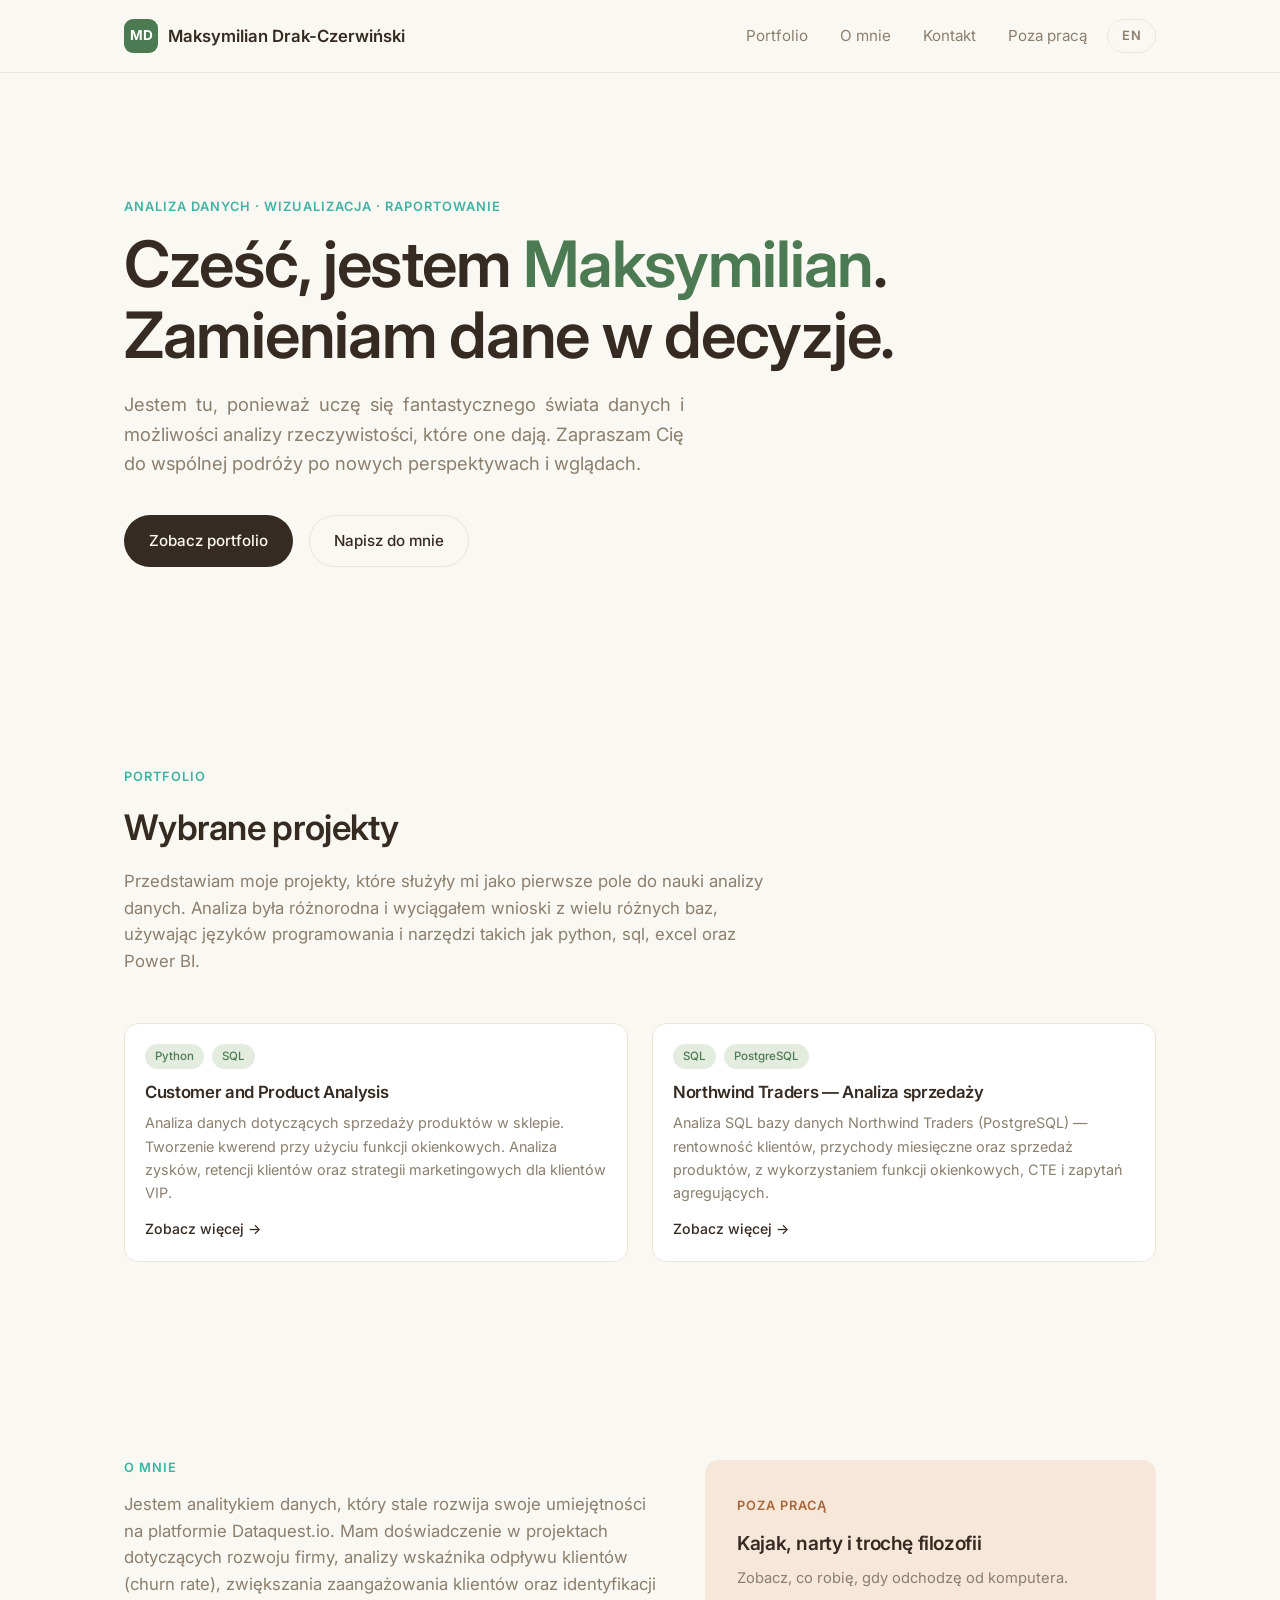
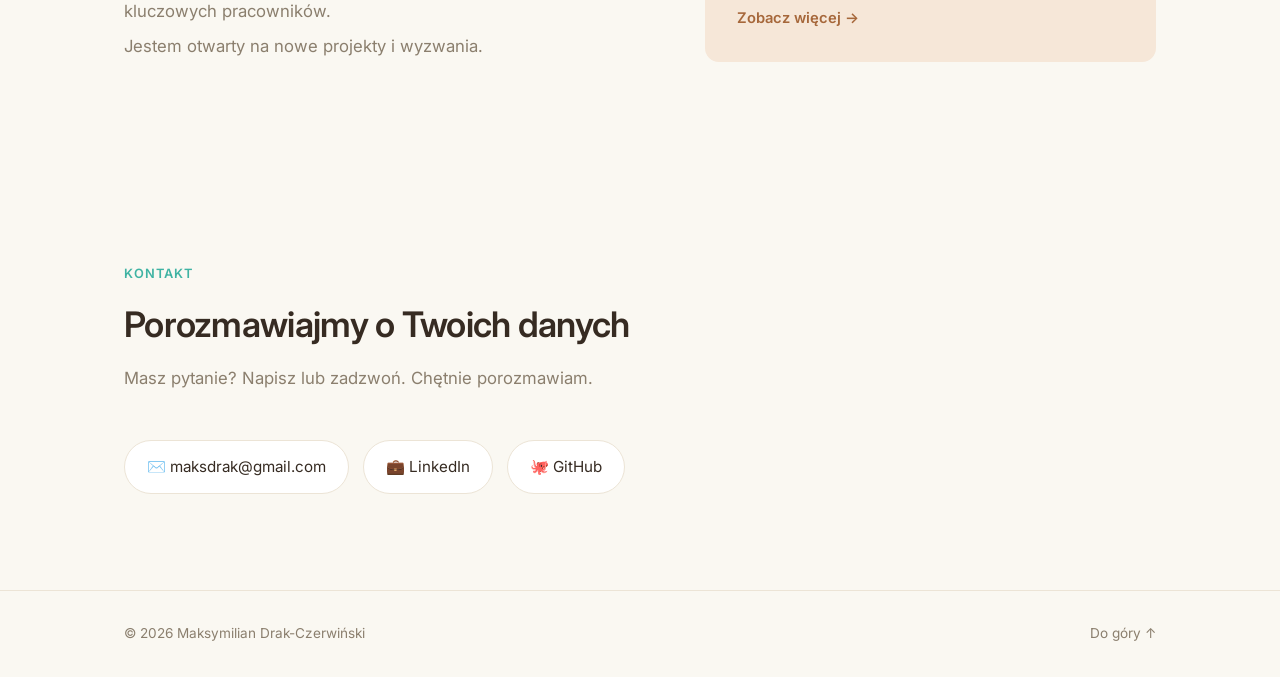
<file: index.html>
<!DOCTYPE html>
<html lang="pl">
<head>
<meta charset="UTF-8">
<meta name="viewport" content="width=device-width, initial-scale=1.0">
<title>Maksymilian Drak-Czerwiński — Analityk Danych (SQL, Python)</title>
<meta name="description" content="Maksymilian Drak-Czerwiński — analityk danych: SQL, Python, Excel i Power BI. Portfolio analiz sprzedaży, klientów i retencji. Otwarty na nowe projekty.">
<link rel="canonical" href="https://maksdrak.github.io/">
<link rel="alternate" hreflang="pl" href="https://maksdrak.github.io/">
<link rel="alternate" hreflang="en" href="https://maksdrak.github.io/index-en.html">
<link rel="alternate" hreflang="x-default" href="https://maksdrak.github.io/">
<meta name="author" content="Maksymilian Drak-Czerwiński">
<meta property="og:type" content="profile">
<meta property="og:site_name" content="Maksymilian Drak-Czerwiński">
<meta property="og:title" content="Maksymilian Drak-Czerwiński — Analityk Danych">
<meta property="og:description" content="Projekty SQL, Python i Power BI: analiza sprzedaży, klientów i retencji.">
<meta property="og:url" content="https://maksdrak.github.io/">
<meta property="og:image" content="https://maksdrak.github.io/img/og-card.png">
<meta property="og:image:width" content="1200">
<meta property="og:image:height" content="630">
<meta property="og:image:alt" content="Maksymilian Drak-Czerwiński — Data Analyst">
<meta property="og:locale" content="pl_PL">
<meta property="og:locale:alternate" content="en_US">
<meta name="twitter:card" content="summary_large_image">
<meta name="twitter:title" content="Maksymilian Drak-Czerwiński — Analityk Danych">
<meta name="twitter:description" content="Projekty SQL, Python i Power BI: analiza sprzedaży, klientów i retencji.">
<meta name="twitter:image" content="https://maksdrak.github.io/img/og-card.png">
<script type="application/ld+json">
{
  "@context": "https://schema.org",
  "@type": "ProfilePage",
  "url": "https://maksdrak.github.io/",
  "inLanguage": "pl",
  "mainEntity": {
    "@type": "Person",
    "@id": "https://maksdrak.github.io/#person",
    "name": "Maksymilian Drak-Czerwiński",
    "jobTitle": "Analityk danych",
    "url": "https://maksdrak.github.io/",
    "image": "https://maksdrak.github.io/img/og-card.png",
    "email": "mailto:maksdrak@gmail.com",
    "sameAs": [
      "https://github.com/MaksDrak",
      "https://www.linkedin.com/in/m-cz-d/"
    ],
    "alumniOf": [
      {
        "@type": "CollegeOrUniversity",
        "name": "Uniwersytet Jagielloński"
      },
      {
        "@type": "CollegeOrUniversity",
        "name": "Uniwersytet Muzyczny Fryderyka Chopina"
      }
    ],
    "knowsAbout": [
      "Data analysis",
      "SQL",
      "PostgreSQL",
      "Python",
      "Excel",
      "Power BI",
      "Data visualization"
    ],
    "knowsLanguage": [
      "pl",
      "en"
    ]
  }
}
</script>
<link rel="preconnect" href="https://fonts.googleapis.com">
<link rel="preconnect" href="https://fonts.gstatic.com" crossorigin>
<link href="https://fonts.googleapis.com/css2?family=Inter:wght@400;500;600;700&display=swap" rel="stylesheet">
<link rel="stylesheet" href="css/style.css">
</head>
<body>

<header class="site-header">
  <div class="container nav">
    <a href="#start" class="brand">
      <span class="brand-mark">MD</span>
      Maksymilian Drak-Czerwiński
    </a>
    <div class="nav-right">
      <ul class="nav-links">
        <li><a href="#portfolio">Portfolio</a></li>
        <li><a href="#o-mnie">O mnie</a></li>
        <li><a href="#kontakt">Kontakt</a></li>
        <li><a href="pasje.html">Poza pracą</a></li>
      </ul>
      <a href="index-en.html" class="lang-toggle">EN</a>
      <button class="nav-toggle" aria-label="Otwórz menu">
        <span></span><span></span><span></span>
      </button>
    </div>
  </div>
</header>

<main>

  <section id="start" class="hero">
    <div class="container">
      <span class="eyebrow">Analiza danych · Wizualizacja · Raportowanie</span>
      <h1>Cześć, jestem <span>Maksymilian</span>.<br>Zamieniam dane w decyzje.</h1>
      <p>Jestem tu, ponieważ uczę się fantastycznego świata danych i możliwości analizy rzeczywistości, które one dają. Zapraszam Cię do wspólnej podróży po nowych perspektywach i wglądach.</p>
      <div class="hero-actions">
        <a href="#portfolio" class="btn btn-primary">Zobacz portfolio</a>
        <a href="#kontakt" class="btn btn-outline">Napisz do mnie</a>
      </div>
    </div>
  </section>

  <section id="portfolio">
    <div class="container">
      <div class="section-head reveal">
        <span class="eyebrow">Portfolio</span>
        <h2>Wybrane projekty</h2>
        <p>Przedstawiam moje projekty, które służyły mi jako pierwsze pole do nauki analizy danych. Analiza była różnorodna i wyciągałem wnioski z wielu różnych baz, używając języków programowania i narzędzi takich jak python, sql, excel oraz Power BI. </p>
      </div>
      <div class="portfolio-grid">

        <div class="project-card reveal">
          <div class="project-body">
            <div class="project-tags"><span>Python</span><span>SQL</span></div>
            <h3>Customer and Product Analysis</h3>
            <p>Analiza danych dotyczących sprzedaży produktów w sklepie. Tworzenie kwerend przy użyciu funkcji okienkowych. Analiza zysków, retencji klientów oraz strategii marketingowych dla klientów VIP.</p>
            <a href="https://github.com/MaksDrak/Customer-and-Products-Analysis" class="project-link" target="_blank" rel="noopener noreferrer">Zobacz więcej →</a>
          </div>
        </div>

        <div class="project-card reveal">
          <div class="project-body">
            <div class="project-tags"><span>SQL</span><span>PostgreSQL</span></div>
            <h3>Northwind Traders — Analiza sprzedaży</h3>
            <p>Analiza SQL bazy danych Northwind Traders (PostgreSQL) — rentowność klientów, przychody miesięczne oraz sprzedaż produktów, z wykorzystaniem funkcji okienkowych, CTE i zapytań agregujących.</p>
            <a href="https://github.com/MaksDrak/Northwind-data" class="project-link" target="_blank" rel="noopener noreferrer">Zobacz więcej →</a>
          </div>
        </div>

      </div>
    </div>
  </section>

  <section id="o-mnie">
    <div class="container about-teaser reveal">
      <div>
        <span class="eyebrow">O mnie</span>
        <p>Jestem analitykiem danych, który stale rozwija swoje umiejętności na platformie Dataquest.io. Mam doświadczenie w projektach dotyczących rozwoju firmy, analizy wskaźnika odpływu klientów (churn rate), zwiększania zaangażowania klientów oraz identyfikacji kluczowych pracowników.</p>
        <p>Jestem otwarty na nowe projekty i wyzwania.</p>
      </div>
      <a href="pasje.html" class="passion-callout">
        <span class="eyebrow">Poza pracą</span>
        <h3>Kajak, narty i trochę filozofii</h3>
        <p>Zobacz, co robię, gdy odchodzę od komputera.</p>
        <span class="arrow">Zobacz więcej →</span>
      </a>
    </div>
  </section>

  <section id="kontakt">
    <div class="container reveal">
      <div class="section-head">
        <span class="eyebrow">Kontakt</span>
        <h2>Porozmawiajmy o Twoich danych</h2>
        <p>Masz pytanie? Napisz lub zadzwoń. Chętnie porozmawiam.</p>
      </div>
      <div class="contact-methods">
        <a href="mailto:maksdrak@gmail.com" class="contact-pill">✉️ maksdrak@gmail.com</a>
        <a href="https://www.linkedin.com/in/m-cz-d/" class="contact-pill" target="_blank" rel="noopener noreferrer">💼 LinkedIn</a>
        <a href="https://github.com/MaksDrak" class="contact-pill" target="_blank" rel="noopener noreferrer">🐙 GitHub</a>
      </div>
    </div>
  </section>

</main>

<footer class="site-footer">
  <div class="container footer-inner">
    <span>© 2026 Maksymilian Drak-Czerwiński</span>
    <a href="#start">Do góry ↑</a>
  </div>
</footer>

<script src="js/main.js"></script>
</body>
</html>
</file>
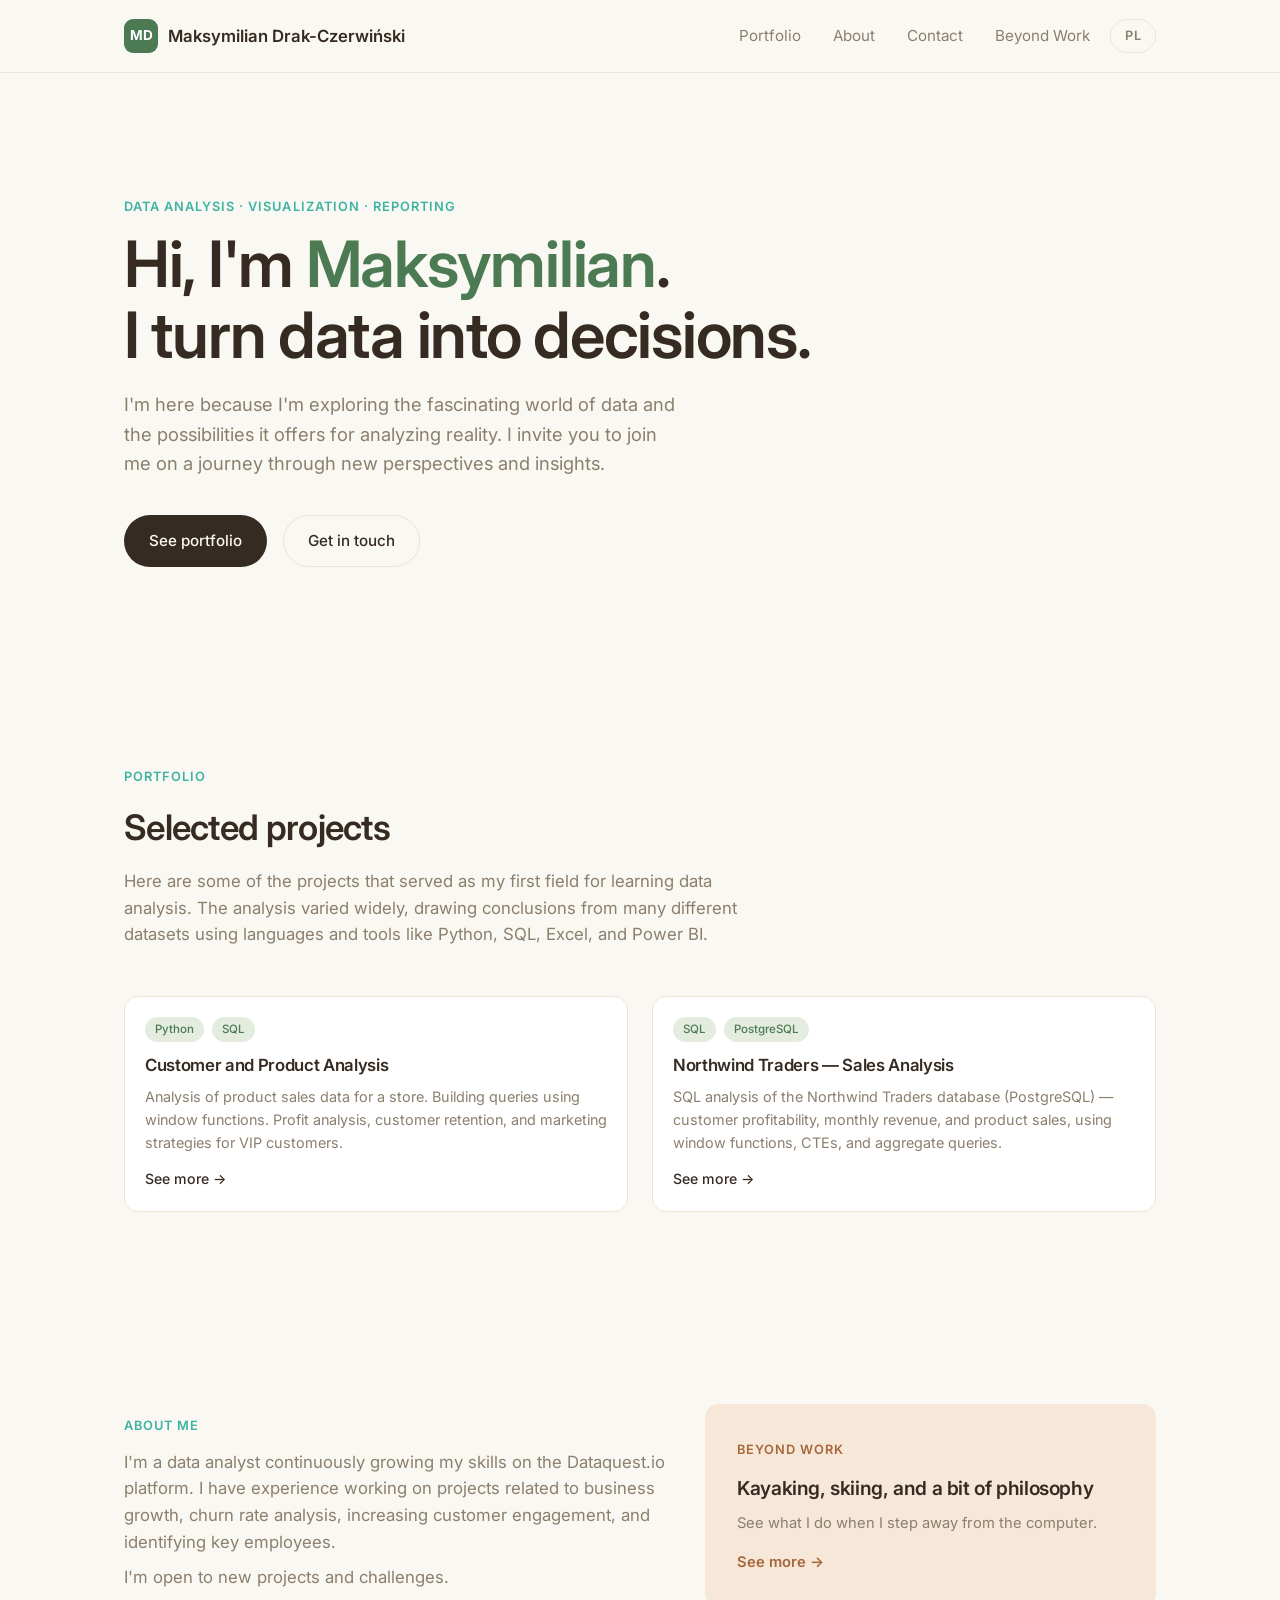
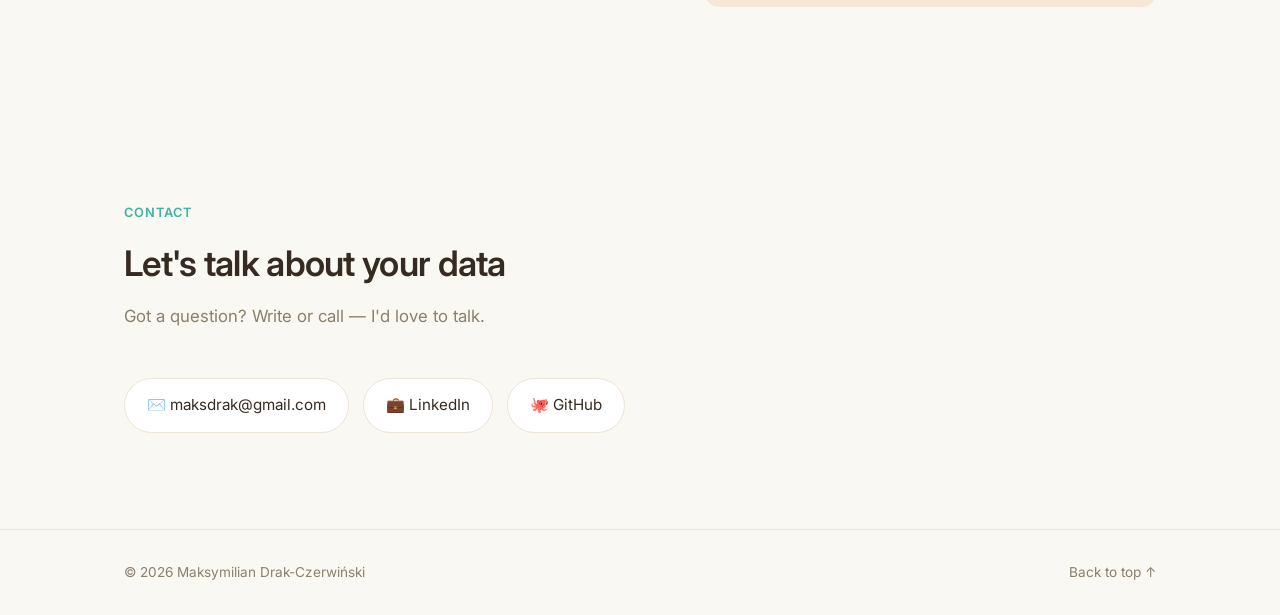
<file: index-en.html>
<!DOCTYPE html>
<html lang="en">
<head>
<meta charset="UTF-8">
<meta name="viewport" content="width=device-width, initial-scale=1.0">
<title>Maksymilian Drak-Czerwiński — Data Analyst (SQL, Python)</title>
<meta name="description" content="Maksymilian Drak-Czerwiński — junior data analyst working with SQL, Python, Excel and Power BI. Portfolio of sales, customer and retention analyses.">
<link rel="canonical" href="https://maksdrak.github.io/index-en.html">
<link rel="alternate" hreflang="pl" href="https://maksdrak.github.io/">
<link rel="alternate" hreflang="en" href="https://maksdrak.github.io/index-en.html">
<link rel="alternate" hreflang="x-default" href="https://maksdrak.github.io/">
<meta name="author" content="Maksymilian Drak-Czerwiński">
<meta property="og:type" content="profile">
<meta property="og:site_name" content="Maksymilian Drak-Czerwiński">
<meta property="og:title" content="Maksymilian Drak-Czerwiński — Data Analyst">
<meta property="og:description" content="SQL, Python and Power BI projects: sales, customer and retention analysis.">
<meta property="og:url" content="https://maksdrak.github.io/index-en.html">
<meta property="og:image" content="https://maksdrak.github.io/img/og-card.png">
<meta property="og:image:width" content="1200">
<meta property="og:image:height" content="630">
<meta property="og:image:alt" content="Maksymilian Drak-Czerwiński — Data Analyst">
<meta property="og:locale" content="en_US">
<meta property="og:locale:alternate" content="pl_PL">
<meta name="twitter:card" content="summary_large_image">
<meta name="twitter:title" content="Maksymilian Drak-Czerwiński — Data Analyst">
<meta name="twitter:description" content="SQL, Python and Power BI projects: sales, customer and retention analysis.">
<meta name="twitter:image" content="https://maksdrak.github.io/img/og-card.png">
<script type="application/ld+json">
{
  "@context": "https://schema.org",
  "@type": "ProfilePage",
  "url": "https://maksdrak.github.io/index-en.html",
  "inLanguage": "en",
  "mainEntity": {
    "@type": "Person",
    "@id": "https://maksdrak.github.io/#person",
    "name": "Maksymilian Drak-Czerwiński",
    "jobTitle": "Data Analyst",
    "url": "https://maksdrak.github.io/",
    "image": "https://maksdrak.github.io/img/og-card.png",
    "email": "mailto:maksdrak@gmail.com",
    "sameAs": [
      "https://github.com/MaksDrak",
      "https://www.linkedin.com/in/m-cz-d/"
    ],
    "alumniOf": [
      {
        "@type": "CollegeOrUniversity",
        "name": "Uniwersytet Jagielloński"
      },
      {
        "@type": "CollegeOrUniversity",
        "name": "Uniwersytet Muzyczny Fryderyka Chopina"
      }
    ],
    "knowsAbout": [
      "Data analysis",
      "SQL",
      "PostgreSQL",
      "Python",
      "Excel",
      "Power BI",
      "Data visualization"
    ],
    "knowsLanguage": [
      "pl",
      "en"
    ]
  }
}
</script>
<link rel="preconnect" href="https://fonts.googleapis.com">
<link rel="preconnect" href="https://fonts.gstatic.com" crossorigin>
<link href="https://fonts.googleapis.com/css2?family=Inter:wght@400;500;600;700&display=swap" rel="stylesheet">
<link rel="stylesheet" href="css/style.css">
</head>
<body>

<header class="site-header">
  <div class="container nav">
    <a href="#start" class="brand">
      <span class="brand-mark">MD</span>
      Maksymilian Drak-Czerwiński
    </a>
    <div class="nav-right">
      <ul class="nav-links">
        <li><a href="#portfolio">Portfolio</a></li>
        <li><a href="#about">About</a></li>
        <li><a href="#contact">Contact</a></li>
        <li><a href="pasje-en.html">Beyond Work</a></li>
      </ul>
      <a href="index.html" class="lang-toggle">PL</a>
      <button class="nav-toggle" aria-label="Open menu">
        <span></span><span></span><span></span>
      </button>
    </div>
  </div>
</header>

<main>

  <section id="start" class="hero">
    <div class="container">
      <span class="eyebrow">Data Analysis · Visualization · Reporting</span>
      <h1>Hi, I'm <span>Maksymilian</span>.<br>I turn data into decisions.</h1>
      <p>I'm here because I'm exploring the fascinating world of data and the possibilities it offers for analyzing reality. I invite you to join me on a journey through new perspectives and insights.</p>
      <div class="hero-actions">
        <a href="#portfolio" class="btn btn-primary">See portfolio</a>
        <a href="#contact" class="btn btn-outline">Get in touch</a>
      </div>
    </div>
  </section>

  <section id="portfolio">
    <div class="container">
      <div class="section-head reveal">
        <span class="eyebrow">Portfolio</span>
        <h2>Selected projects</h2>
        <p>Here are some of the projects that served as my first field for learning data analysis. The analysis varied widely, drawing conclusions from many different datasets using languages and tools like Python, SQL, Excel, and Power BI.</p>
      </div>
      <div class="portfolio-grid">

        <div class="project-card reveal">
          <div class="project-body">
            <div class="project-tags"><span>Python</span><span>SQL</span></div>
            <h3>Customer and Product Analysis</h3>
            <p>Analysis of product sales data for a store. Building queries using window functions. Profit analysis, customer retention, and marketing strategies for VIP customers.</p>
            <a href="https://github.com/MaksDrak/Customer-and-Products-Analysis" class="project-link" target="_blank" rel="noopener noreferrer">See more →</a>
          </div>
        </div>

        <div class="project-card reveal">
          <div class="project-body">
            <div class="project-tags"><span>SQL</span><span>PostgreSQL</span></div>
            <h3>Northwind Traders — Sales Analysis</h3>
            <p>SQL analysis of the Northwind Traders database (PostgreSQL) — customer profitability, monthly revenue, and product sales, using window functions, CTEs, and aggregate queries.</p>
            <a href="https://github.com/MaksDrak/Northwind-data" class="project-link" target="_blank" rel="noopener noreferrer">See more →</a>
          </div>
        </div>

      </div>
    </div>
  </section>

  <section id="about">
    <div class="container about-teaser reveal">
      <div>
        <span class="eyebrow">About me</span>
        <p>I'm a data analyst continuously growing my skills on the Dataquest.io platform. I have experience working on projects related to business growth, churn rate analysis, increasing customer engagement, and identifying key employees.</p>
        <p>I'm open to new projects and challenges.</p>
      </div>
      <a href="pasje-en.html" class="passion-callout">
        <span class="eyebrow">Beyond work</span>
        <h3>Kayaking, skiing, and a bit of philosophy</h3>
        <p>See what I do when I step away from the computer.</p>
        <span class="arrow">See more →</span>
      </a>
    </div>
  </section>

  <section id="contact">
    <div class="container reveal">
      <div class="section-head">
        <span class="eyebrow">Contact</span>
        <h2>Let's talk about your data</h2>
        <p>Got a question? Write or call — I'd love to talk.</p>
      </div>
      <div class="contact-methods">
        <a href="mailto:maksdrak@gmail.com" class="contact-pill">✉️ maksdrak@gmail.com</a>
        <a href="https://www.linkedin.com/in/m-cz-d/" class="contact-pill" target="_blank" rel="noopener noreferrer">💼 LinkedIn</a>
        <a href="https://github.com/MaksDrak" class="contact-pill" target="_blank" rel="noopener noreferrer">🐙 GitHub</a>
      </div>
    </div>
  </section>

</main>

<footer class="site-footer">
  <div class="container footer-inner">
    <span>© 2026 Maksymilian Drak-Czerwiński</span>
    <a href="#start">Back to top ↑</a>
  </div>
</footer>

<script src="js/main.js"></script>
</body>
</html>
</file>
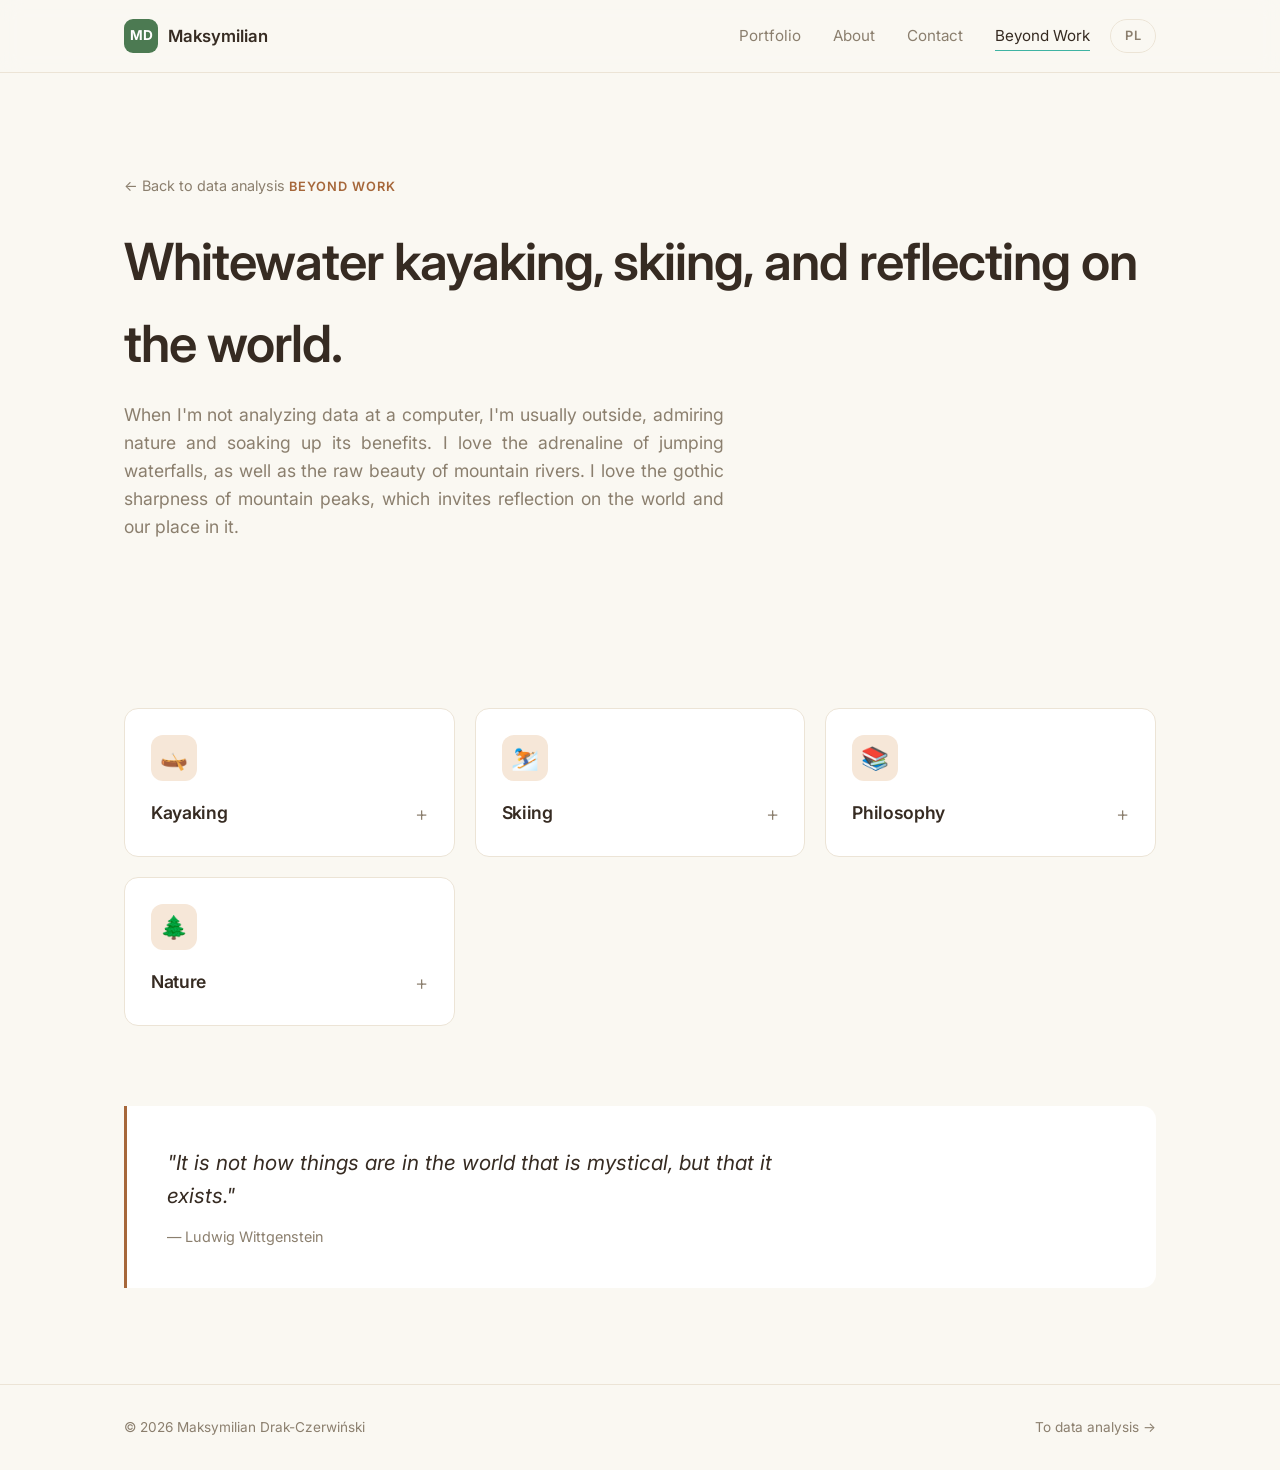
<file: pasje-en.html>
<!DOCTYPE html>
<html lang="en">
<head>
<meta charset="UTF-8">
<meta name="viewport" content="width=device-width, initial-scale=1.0">
<title>Beyond Data Analysis — Maksymilian Drak-Czerwiński</title>
<meta name="description" content="Beyond data analysis: whitewater kayaking, skiing, philosophy and nature. Meet Maksymilian Drak-Czerwiński — certified ski instructor and kayaker since age six.">
<link rel="canonical" href="https://maksdrak.github.io/pasje-en.html">
<link rel="alternate" hreflang="pl" href="https://maksdrak.github.io/pasje.html">
<link rel="alternate" hreflang="en" href="https://maksdrak.github.io/pasje-en.html">
<link rel="alternate" hreflang="x-default" href="https://maksdrak.github.io/pasje.html">
<meta name="author" content="Maksymilian Drak-Czerwiński">
<meta property="og:type" content="website">
<meta property="og:site_name" content="Maksymilian Drak-Czerwiński">
<meta property="og:title" content="Beyond Data Analysis — Maksymilian Drak-Czerwiński">
<meta property="og:description" content="Whitewater kayaking, skiing, philosophy and nature.">
<meta property="og:url" content="https://maksdrak.github.io/pasje-en.html">
<meta property="og:image" content="https://maksdrak.github.io/img/og-card.png">
<meta property="og:image:width" content="1200">
<meta property="og:image:height" content="630">
<meta property="og:image:alt" content="Maksymilian Drak-Czerwiński — Data Analyst">
<meta property="og:locale" content="en_US">
<meta property="og:locale:alternate" content="pl_PL">
<meta name="twitter:card" content="summary_large_image">
<meta name="twitter:title" content="Beyond Data Analysis — Maksymilian Drak-Czerwiński">
<meta name="twitter:description" content="Whitewater kayaking, skiing, philosophy and nature.">
<meta name="twitter:image" content="https://maksdrak.github.io/img/og-card.png">
<link rel="preconnect" href="https://fonts.googleapis.com">
<link rel="preconnect" href="https://fonts.gstatic.com" crossorigin>
<link href="https://fonts.googleapis.com/css2?family=Inter:wght@400;500;600;700&display=swap" rel="stylesheet">
<link rel="stylesheet" href="css/style.css">
</head>
<body>

<header class="site-header">
  <div class="container nav">
    <a href="index-en.html" class="brand">
      <span class="brand-mark">MD</span>
      Maksymilian
    </a>
    <div class="nav-right">
      <ul class="nav-links">
        <li><a href="index-en.html#portfolio">Portfolio</a></li>
        <li><a href="index-en.html#about">About</a></li>
        <li><a href="index-en.html#contact">Contact</a></li>
        <li><a href="pasje-en.html" class="active">Beyond Work</a></li>
      </ul>
      <a href="pasje.html" class="lang-toggle">PL</a>
      <button class="nav-toggle" aria-label="Open menu">
        <span></span><span></span><span></span>
      </button>
    </div>
  </div>
</header>

<main>

  <section class="passion-hero">
    <div class="container">
      <a href="index-en.html" class="back-link">← Back to data analysis</a>
      <span class="eyebrow">Beyond work</span>
      <h1>Whitewater kayaking, skiing, and reflecting on the world.</h1>
      <p>When I'm not analyzing data at a computer, I'm usually outside, admiring nature and soaking up its benefits. I love the adrenaline of jumping waterfalls, as well as the raw beauty of mountain rivers. I love the gothic sharpness of mountain peaks, which invites reflection on the world and our place in it.</p>
    </div>
  </section>

  <section>
    <div class="container">
      <div class="passion-grid">

        <div class="passion-card reveal" data-toggle-card>
          <div class="icon">🛶</div>
          <h2>Kayaking <span class="plus">+</span></h2>
          <div class="details">I've been a kayaker for as long as I can remember — I started paddling at age 6. This sport helps me make decisions quickly, under the pressure of time (and water) running out. It also teaches me trust and humility toward the people I work with, and toward an element that often can't be fought, only listened to.</div>
        </div>

        <div class="passion-card reveal" data-toggle-card>
          <div class="icon">⛷️</div>
          <h2>Skiing <span class="plus">+</span></h2>
          <div class="details">I'm a certified alpine ski instructor, and this sport always teaches me humility and patience in the face of new challenges. What I value most about it is how much creativity it demands in taking an individual approach to every person or group.</div>
        </div>

        <div class="passion-card reveal" data-toggle-card>
          <div class="icon">📚</div>
          <h2>Philosophy <span class="plus">+</span></h2>
          <div class="details">I'm interested in phenomenology and environmental philosophy. I try to spread a sense of wonder at what simply is, at what we have in our experience, and to explore the thinking of the greatest philosophers by reading them anew.</div>
        </div>

        <div class="passion-card reveal" data-toggle-card>
          <div class="icon">🌲</div>
          <h2>Nature <span class="plus">+</span></h2>
          <div class="details">Time in nature gives me the energy and strength to make sense of everyday reality. Nature is an enormous heritage that we have to protect, and doing so is one of my life's missions.</div>
        </div>

      </div>

      <div class="quote-block reveal">
        <p class="quote">"It is not how things are in the world that is mystical, but that it exists."</p>
        <p class="who">— Ludwig Wittgenstein</p>
      </div>
    </div>
  </section>

</main>

<footer class="site-footer">
  <div class="container footer-inner">
    <span>© 2026 Maksymilian Drak-Czerwiński</span>
    <a href="index-en.html">To data analysis →</a>
  </div>
</footer>

<script src="js/main.js"></script>
</body>
</html>
</file>
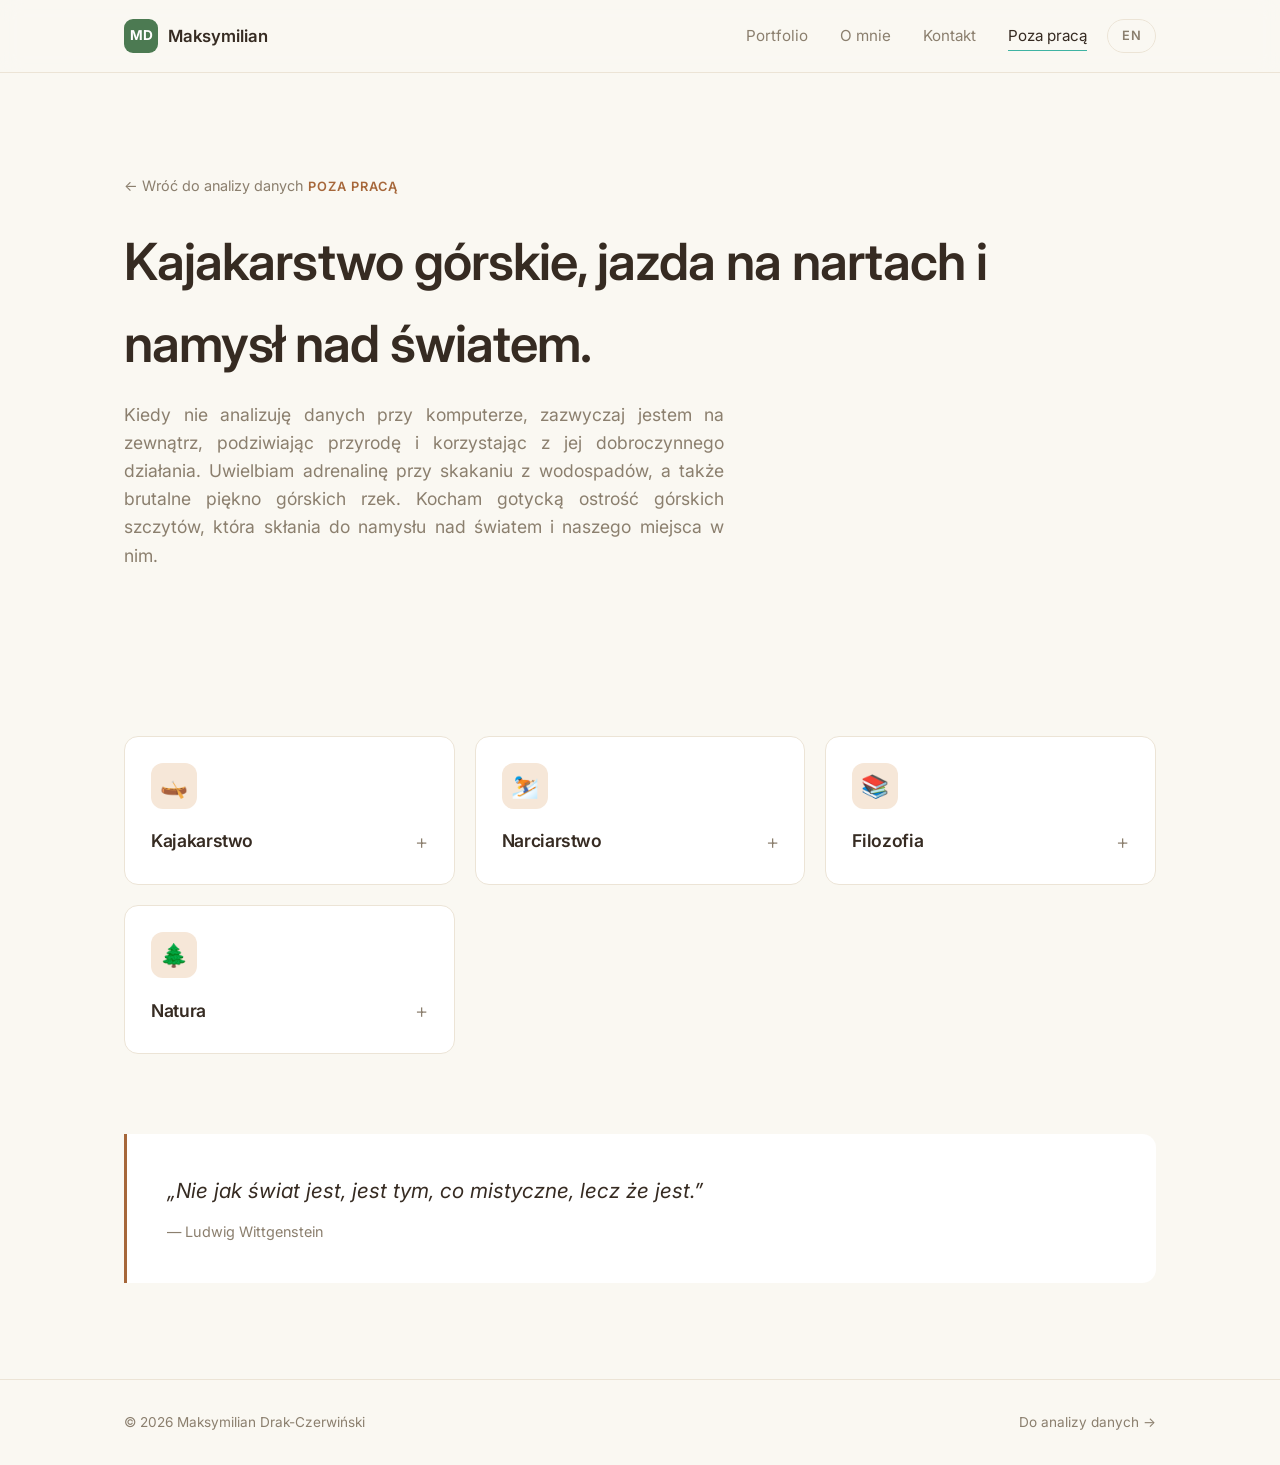
<file: pasje.html>
<!DOCTYPE html>
<html lang="pl">
<head>
<meta charset="UTF-8">
<meta name="viewport" content="width=device-width, initial-scale=1.0">
<title>Poza analizą danych — Maksymilian Drak-Czerwiński</title>
<meta name="description" content="Poza analizą danych: kajakarstwo górskie, narciarstwo, filozofia i natura. Poznaj Maksymiliana — instruktora narciarstwa i kajakarza od 6. roku życia.">
<link rel="canonical" href="https://maksdrak.github.io/pasje.html">
<link rel="alternate" hreflang="pl" href="https://maksdrak.github.io/pasje.html">
<link rel="alternate" hreflang="en" href="https://maksdrak.github.io/pasje-en.html">
<link rel="alternate" hreflang="x-default" href="https://maksdrak.github.io/pasje.html">
<meta name="author" content="Maksymilian Drak-Czerwiński">
<meta property="og:type" content="website">
<meta property="og:site_name" content="Maksymilian Drak-Czerwiński">
<meta property="og:title" content="Poza analizą danych — Maksymilian Drak-Czerwiński">
<meta property="og:description" content="Kajakarstwo górskie, narciarstwo, filozofia i natura.">
<meta property="og:url" content="https://maksdrak.github.io/pasje.html">
<meta property="og:image" content="https://maksdrak.github.io/img/og-card.png">
<meta property="og:image:width" content="1200">
<meta property="og:image:height" content="630">
<meta property="og:image:alt" content="Maksymilian Drak-Czerwiński — Data Analyst">
<meta property="og:locale" content="pl_PL">
<meta property="og:locale:alternate" content="en_US">
<meta name="twitter:card" content="summary_large_image">
<meta name="twitter:title" content="Poza analizą danych — Maksymilian Drak-Czerwiński">
<meta name="twitter:description" content="Kajakarstwo górskie, narciarstwo, filozofia i natura.">
<meta name="twitter:image" content="https://maksdrak.github.io/img/og-card.png">
<link rel="preconnect" href="https://fonts.googleapis.com">
<link rel="preconnect" href="https://fonts.gstatic.com" crossorigin>
<link href="https://fonts.googleapis.com/css2?family=Inter:wght@400;500;600;700&display=swap" rel="stylesheet">
<link rel="stylesheet" href="css/style.css">
</head>
<body>

<header class="site-header">
  <div class="container nav">
    <a href="index.html" class="brand">
      <span class="brand-mark">MD</span>
      Maksymilian
    </a>
    <div class="nav-right">
      <ul class="nav-links">
        <li><a href="index.html#portfolio">Portfolio</a></li>
        <li><a href="index.html#o-mnie">O mnie</a></li>
        <li><a href="index.html#kontakt">Kontakt</a></li>
        <li><a href="pasje.html" class="active">Poza pracą</a></li>
      </ul>
      <a href="pasje-en.html" class="lang-toggle">EN</a>
      <button class="nav-toggle" aria-label="Otwórz menu">
        <span></span><span></span><span></span>
      </button>
    </div>
  </div>
</header>

<main>

  <section class="passion-hero">
    <div class="container">
      <a href="index.html" class="back-link">← Wróć do analizy danych</a>
      <span class="eyebrow">Poza pracą</span>
      <h1>Kajakarstwo górskie, jazda na nartach i namysł nad światem.</h1>
      <p>Kiedy nie analizuję danych przy komputerze, zazwyczaj jestem na zewnątrz, podziwiając przyrodę i korzystając z jej dobroczynnego działania. Uwielbiam adrenalinę przy skakaniu z wodospadów, a także brutalne piękno górskich rzek. Kocham gotycką ostrość górskich szczytów, która skłania do namysłu nad światem i naszego miejsca w nim.</p>
    </div>
  </section>

  <section>
    <div class="container">
      <div class="passion-grid">

        <div class="passion-card reveal" data-toggle-card>
          <div class="icon">🛶</div>
          <h2>Kajakarstwo <span class="plus">+</span></h2>
          <div class="details">Kajakarzem jestem odkąd pamiętam, jeździć na spływy zacząłem w wieku 6 lat. Ten sport pomaga mi podejmować decyzje szybko, pod presją upływającego czasu (i wody). Pomaga mi również pozwolić sobie na zaufanie i pokorę wobec ludzi, z którymi współpracuję i wobec żywiołu, z któym często nie da się walczyć, a trzeba się weń wsłuchać.</div>
        </div>

        <div class="passion-card reveal" data-toggle-card>
          <div class="icon">⛷️</div>
          <h2>Narciarstwo <span class="plus">+</span></h2>
          <div class="details">Jestem instruktorem narciarstwa zjazdowego i sport ten zawsze uczy mnie pokory i cierpliwości wobec nowych wyzwań. Najbardziej doceniam w tym zawodzie to jakiej kreatywności wymaga ode mnie w indywidualnym podejściu do każdej osoby lub grupy.</div>
        </div>

        <div class="passion-card reveal" data-toggle-card>
          <div class="icon">📚</div>
          <h2>Filozofia <span class="plus">+</span></h2>
          <div class="details">Interesuję się fenomenologią oraz filozofią ekologiczną. Staram się szerzyć zachwyt nad tym co jest, co mamy w naszym doświadczeniu oraz zgłębiać myśli największych filozofów, na nowo ich odczytując.</div>
        </div>

        <div class="passion-card reveal" data-toggle-card>
          <div class="icon">🌲</div>
          <h2>Natura <span class="plus">+</span></h2>
          <div class="details">Czas w naturze daje mi energię i siłę na analizowanie rzeczywistości w codziennym życiu. Natura jest ogromnym dziedzictwem, które musimy chronić i jest to jedną z moich życiowych misji.</div>
        </div>

      </div>

      <div class="quote-block reveal">
        <p class="quote">„Nie jak świat jest, jest tym, co mistyczne, lecz że jest.”</p>
        <p class="who">— Ludwig Wittgenstein</p>
      </div>
    </div>
  </section>

</main>

<footer class="site-footer">
  <div class="container footer-inner">
    <span>© 2026 Maksymilian Drak-Czerwiński</span>
    <a href="index.html">Do analizy danych →</a>
  </div>
</footer>

<script src="js/main.js"></script>
</body>
</html>
</file>
<file: css/style.css>
/* ===== Reset & podstawy ===== */
* { margin: 0; padding: 0; box-sizing: border-box; }

:root {
  --bg: #faf8f2;
  --surface: #ffffff;
  --text: #362b22;
  --text-muted: #8b7f6e;
  --border: #ece4d6;
  --accent: #4c7a52;
  --accent-soft: #e3ecdf;
  --accent-2: #a6673a;
  --accent-2-soft: #f6e7d8;
  --accent-teal: #3fb3a3;
  --accent-teal-soft: #e2f5f1;
  --radius: 14px;
  --shadow: 0 4px 20px rgba(54, 43, 34, 0.06);
  --shadow-hover: 0 10px 30px rgba(54, 43, 34, 0.1);
  --transition: 0.25s ease;
  --max-width: 1080px;
}

@media (prefers-color-scheme: dark) {
  :root {
    --bg: #1b1712;
    --surface: #241f18;
    --text: #f3ede2;
    --text-muted: #b7a996;
    --border: #3a3226;
    --accent: #7fb285;
    --accent-soft: #253a2a;
    --accent-2: #d38a56;
    --accent-2-soft: #3a2a1c;
    --accent-teal: #4fd6c4;
    --accent-teal-soft: #16302c;
    --shadow: 0 4px 20px rgba(0, 0, 0, 0.35);
    --shadow-hover: 0 10px 30px rgba(0, 0, 0, 0.5);
  }
}

html { scroll-behavior: smooth; }

body {
  font-family: 'Inter', -apple-system, BlinkMacSystemFont, 'Segoe UI', sans-serif;
  background: var(--bg);
  color: var(--text);
  line-height: 1.6;
  transition: background var(--transition), color var(--transition);
}

.container {
  max-width: var(--max-width);
  margin: 0 auto;
  padding: 0 24px;
}

a { color: inherit; text-decoration: none; }

h1, h2, h3 { font-weight: 600; letter-spacing: -0.02em; }

section { padding: 96px 0; }

.eyebrow {
  display: inline-block;
  font-size: 0.8rem;
  font-weight: 600;
  letter-spacing: 0.08em;
  text-transform: uppercase;
  color: var(--accent-teal);
  margin-bottom: 12px;
}

.section-head { max-width: 640px; margin-bottom: 48px; }
.section-head h2 { font-size: clamp(1.6rem, 3vw, 2.2rem); margin-bottom: 12px; }
.section-head p { color: var(--text-muted); font-size: 1.05rem; }

/* ===== Nagłówek / nawigacja ===== */
.site-header {
  position: sticky;
  top: 0;
  z-index: 100;
  background: color-mix(in srgb, var(--bg) 85%, transparent);
  backdrop-filter: blur(10px);
  border-bottom: 1px solid var(--border);
}

.nav {
  display: flex;
  align-items: center;
  justify-content: space-between;
  height: 72px;
}

.brand {
  display: flex;
  align-items: center;
  gap: 10px;
  font-weight: 600;
  font-size: 1.05rem;
}

.brand-mark {
  width: 34px;
  height: 34px;
  border-radius: 9px;
  background: var(--accent);
  color: var(--surface);
  display: flex;
  align-items: center;
  justify-content: center;
  font-size: 0.85rem;
  font-weight: 700;
  flex-shrink: 0;
}

.nav-links {
  display: flex;
  align-items: center;
  gap: 32px;
  list-style: none;
}

.nav-links a {
  position: relative;
  font-size: 0.95rem;
  color: var(--text-muted);
  transition: color var(--transition);
  padding: 4px 0;
}

.nav-links a::after {
  content: '';
  position: absolute;
  left: 0;
  bottom: -2px;
  width: 0;
  height: 1.5px;
  background: var(--accent-teal);
  transition: width var(--transition);
}

.nav-links a:hover { color: var(--text); }
.nav-links a:hover::after,
.nav-links a.active::after { width: 100%; }
.nav-links a.active { color: var(--text); }

.nav-right {
  display: flex;
  align-items: center;
  gap: 20px;
}

.lang-toggle {
  display: inline-flex;
  align-items: center;
  padding: 6px 14px;
  border: 1px solid var(--border);
  border-radius: 999px;
  font-size: 0.8rem;
  font-weight: 600;
  letter-spacing: 0.02em;
  color: var(--text-muted);
  transition: border-color var(--transition), color var(--transition);
  flex-shrink: 0;
}
.lang-toggle:hover { border-color: var(--accent-teal); color: var(--accent-teal); }

.nav-toggle {
  display: none;
  flex-direction: column;
  gap: 5px;
  background: none;
  border: none;
  cursor: pointer;
  padding: 8px;
}
.nav-toggle span {
  width: 22px;
  height: 2px;
  background: var(--text);
  transition: var(--transition);
}

/* ===== Hero ===== */
.hero {
  padding: 120px 0 100px;
}

.hero h1 {
  font-size: clamp(2.4rem, 6vw, 4rem);
  max-width: 780px;
  line-height: 1.1;
}

.hero h1 span { color: var(--accent); }

.hero p {
  margin-top: 20px;
  max-width: 560px;
  font-size: 1.15rem;
  color: var(--text-muted);
}

html[lang="pl"] .hero p {
  text-align: justify;
  text-align-last: left;
  hyphens: auto;
}

.hero-actions {
  margin-top: 36px;
  display: flex;
  gap: 16px;
  flex-wrap: wrap;
}

.btn {
  display: inline-flex;
  align-items: center;
  gap: 8px;
  padding: 13px 24px;
  border-radius: 999px;
  font-size: 0.95rem;
  font-weight: 500;
  border: 1px solid transparent;
  cursor: pointer;
  transition: transform var(--transition), box-shadow var(--transition), background var(--transition);
}
.btn:hover { transform: translateY(-2px); }

.btn-primary { background: var(--text); color: var(--bg); }
.btn-primary:hover { box-shadow: var(--shadow-hover); }

.btn-outline { border-color: var(--border); color: var(--text); background: transparent; }
.btn-outline:hover { border-color: var(--accent); color: var(--accent); }

/* ===== Fade-in on scroll ===== */
.reveal {
  opacity: 0;
  transform: translateY(16px);
  transition: opacity 0.6s ease, transform 0.6s ease;
}
.reveal.is-visible { opacity: 1; transform: translateY(0); }

/* ===== Portfolio ===== */
.portfolio-grid {
  display: grid;
  grid-template-columns: repeat(auto-fit, minmax(280px, 1fr));
  gap: 24px;
}

.project-card {
  background: var(--surface);
  border: 1px solid var(--border);
  border-radius: var(--radius);
  overflow: hidden;
  transition: box-shadow var(--transition), transform var(--transition);
}
.project-card:hover { box-shadow: var(--shadow-hover); transform: translateY(-4px); }

.project-thumb {
  aspect-ratio: 16 / 10;
  background: repeating-linear-gradient(135deg, var(--border), var(--border) 10px, var(--surface) 10px, var(--surface) 20px);
  display: flex;
  align-items: center;
  justify-content: center;
  color: var(--text-muted);
  font-size: 0.85rem;
  letter-spacing: 0.03em;
}

.project-body { padding: 20px; }

.project-tags {
  display: flex;
  gap: 8px;
  flex-wrap: wrap;
  margin-bottom: 10px;
}
.project-tags span {
  font-size: 0.72rem;
  padding: 3px 10px;
  border-radius: 999px;
  background: var(--accent-soft);
  color: var(--accent);
  font-weight: 500;
}

.project-body h3 { font-size: 1.05rem; margin-bottom: 6px; }
.project-body p { color: var(--text-muted); font-size: 0.9rem; margin-bottom: 12px; }
.project-link { font-size: 0.88rem; font-weight: 500; color: var(--text); }
.project-link:hover { color: var(--accent); }

/* ===== O mnie / callout ===== */
.about-teaser {
  display: grid;
  grid-template-columns: 1.2fr 1fr;
  gap: 40px;
  align-items: center;
}

.about-teaser p { color: var(--text-muted); font-size: 1.05rem; margin-bottom: 8px; }

.passion-callout {
  background: var(--accent-2-soft);
  border-radius: var(--radius);
  padding: 32px;
  display: block;
  transition: transform var(--transition), box-shadow var(--transition);
}
.passion-callout:hover { transform: translateY(-3px); box-shadow: var(--shadow); }
.passion-callout .eyebrow { color: var(--accent-2); }
.passion-callout h3 { font-size: 1.2rem; margin-bottom: 8px; }
.passion-callout p { color: var(--text-muted); font-size: 0.92rem; margin-bottom: 14px; }
.passion-callout .arrow { color: var(--accent-2); font-weight: 600; font-size: 0.92rem; }

/* ===== Kontakt ===== */
.contact-methods {
  display: flex;
  flex-wrap: wrap;
  gap: 14px;
  margin-top: 8px;
}

.contact-pill {
  display: inline-flex;
  align-items: center;
  gap: 10px;
  padding: 14px 22px;
  border: 1px solid var(--border);
  border-radius: 999px;
  background: var(--surface);
  transition: border-color var(--transition), transform var(--transition);
  font-size: 0.95rem;
}
.contact-pill:hover { border-color: var(--accent); transform: translateY(-2px); }

/* ===== Stopka ===== */
.site-footer {
  border-top: 1px solid var(--border);
  padding: 32px 0;
}
.footer-inner {
  display: flex;
  justify-content: space-between;
  align-items: center;
  flex-wrap: wrap;
  gap: 12px;
  font-size: 0.85rem;
  color: var(--text-muted);
}
.footer-inner a:hover { color: var(--accent); }

/* ===== Podstrona pasje ===== */
.passion-hero {
  padding: 100px 0 70px;
  text-align: left;
}
.passion-hero .eyebrow { color: var(--accent-2); }
.passion-hero h1 { font-size: clamp(2.2rem, 5vw, 3.2rem); }
.passion-hero p {
  color: var(--text-muted);
  max-width: 600px;
  margin-top: 16px;
  font-size: 1.1rem;
  text-align: justify;
  text-align-last: left;
  hyphens: auto;
}

.back-link {
  display: inline-flex;
  align-items: center;
  gap: 6px;
  color: var(--text-muted);
  font-size: 0.9rem;
  margin-bottom: 24px;
}
.back-link:hover { color: var(--accent-2); }

.passion-grid {
  display: grid;
  grid-template-columns: repeat(auto-fit, minmax(260px, 1fr));
  gap: 20px;
}

.passion-card {
  background: var(--surface);
  border: 1px solid var(--border);
  border-radius: var(--radius);
  padding: 26px;
  cursor: pointer;
  transition: box-shadow var(--transition), transform var(--transition), border-color var(--transition);
}
.passion-card:hover {
  box-shadow: var(--shadow);
  transform: translateY(-3px);
  border-color: var(--accent-2);
}
.passion-card .icon {
  width: 46px;
  height: 46px;
  border-radius: 12px;
  background: var(--accent-2-soft);
  color: var(--accent-2);
  display: flex;
  align-items: center;
  justify-content: center;
  font-size: 1.4rem;
  margin-bottom: 16px;
}
.passion-card h2 {
  display: flex;
  justify-content: space-between;
  align-items: center;
  font-size: 1.1rem;
}
.passion-card .plus { color: var(--text-muted); font-weight: 300; font-size: 1.3rem; transition: transform var(--transition); }
.passion-card.open .plus { transform: rotate(45deg); color: var(--accent-2); }
.passion-card .details {
  max-height: 0;
  overflow: hidden;
  color: var(--text-muted);
  font-size: 0.92rem;
  transition: max-height 0.35s ease, margin-top var(--transition);
  text-align: justify;
  text-align-last: left;
  hyphens: auto;
}
.passion-card.open .details { max-height: 260px; margin-top: 12px; }

.quote-block {
  margin-top: 80px;
  padding: 40px;
  border-left: 3px solid var(--accent-2);
  background: var(--surface);
  border-radius: 0 var(--radius) var(--radius) 0;
}
.quote-block p.quote {
  font-size: 1.3rem;
  font-style: italic;
  max-width: 640px;
  margin-bottom: 12px;
}
.quote-block .who { color: var(--text-muted); font-size: 0.9rem; }

/* ===== Responsywność ===== */
@media (max-width: 760px) {
  .nav-links {
    position: absolute;
    top: 72px;
    left: 0;
    right: 0;
    background: var(--bg);
    border-bottom: 1px solid var(--border);
    flex-direction: column;
    align-items: flex-start;
    padding: 20px 24px;
    gap: 18px;
    display: none;
  }
  .nav-links.open { display: flex; }
  .nav-toggle { display: flex; }
  .about-teaser { grid-template-columns: 1fr; }
  section { padding: 64px 0; }
}
</file>
